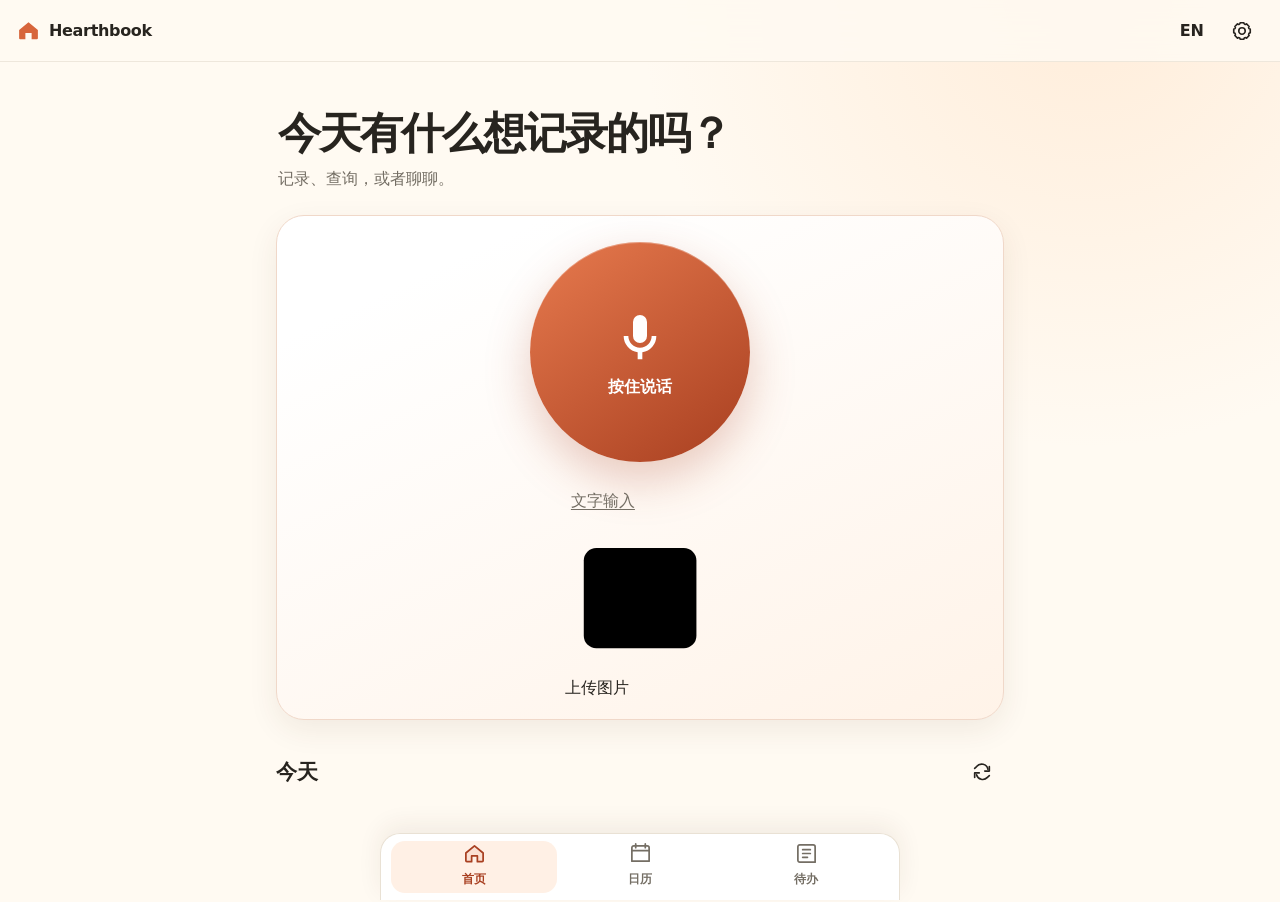
<file: frontend/index.html>
<!doctype html>
<html lang="zh-CN">
  <head>
    <meta charset="utf-8">
    <meta name="viewport" content="width=device-width, initial-scale=1, viewport-fit=cover">
    <meta name="description" content="A bilingual home for family plans and notes">
    <meta name="theme-color" content="#fffaf2">
    <meta name="apple-mobile-web-app-capable" content="yes">
    <meta name="apple-mobile-web-app-status-bar-style" content="default">
    <meta name="apple-mobile-web-app-title" content="Hearthbook">
    <title>Hearthbook</title>
    <link rel="apple-touch-icon" href="/static/assets/hearthbook-icon.png">
    <link rel="manifest" href="/static/manifest.webmanifest">
    <link rel="stylesheet" href="/static/styles.css?v=20260803-8">
  </head>
  <body>
    <header class="topbar">
      <a class="brand" href="#home" aria-label="Hearthbook">
        <svg viewBox="0 0 24 24" aria-hidden="true"><path d="M3 11.5 12 4l9 7.5v8a1 1 0 0 1-1 1h-5v-6H9v6H4a1 1 0 0 1-1-1z"/></svg>
        <span>Hearthbook</span>
      </a>
      <div class="top-actions">
        <button id="languageButton" class="icon-text" type="button" aria-label="Switch language">EN</button>
        <button id="settingsButton" class="icon-button" type="button" data-i18n-aria="settings" aria-label="设置">
          <svg viewBox="0 0 24 24" aria-hidden="true"><path d="M12 15.5a3.5 3.5 0 1 0 0-7 3.5 3.5 0 0 0 0 7Z"/><path d="M19.4 15a1.7 1.7 0 0 0 .34 1.88l.06.06-2.83 2.83-.06-.06a1.7 1.7 0 0 0-1.88-.34 1.7 1.7 0 0 0-1.03 1.56V21h-4v-.08A1.7 1.7 0 0 0 9 19.37a1.7 1.7 0 0 0-1.88.34l-.06.06-2.83-2.83.06-.06A1.7 1.7 0 0 0 4.63 15 1.7 1.7 0 0 0 3.08 14H3v-4h.08A1.7 1.7 0 0 0 4.63 9a1.7 1.7 0 0 0-.34-1.88l-.06-.06 2.83-2.83.06.06A1.7 1.7 0 0 0 9 4.63a1.7 1.7 0 0 0 1-1.55V3h4v.08A1.7 1.7 0 0 0 15 4.63a1.7 1.7 0 0 0 1.88-.34l.06-.06 2.83 2.83-.06.06A1.7 1.7 0 0 0 19.37 9a1.7 1.7 0 0 0 1.55 1H21v4h-.08A1.7 1.7 0 0 0 19.4 15Z"/></svg>
        </button>
      </div>
    </header>

    <main class="app-main">
      <section id="homeView" class="view active" data-view="home" aria-labelledby="homeTitle">
        <header class="welcome">
          <p id="todayDate" class="eyebrow"></p>
          <h1 id="homeTitle" data-i18n="homeTitle">今天有什么想记录的吗？</h1>
          <p data-i18n="homeSubtitle">记录、查询，或者聊聊。</p>
        </header>

        <section class="voice-card" aria-labelledby="voiceTitle">
          <h2 id="voiceTitle" class="sr-only" data-i18n="voiceTitle">家庭助手</h2>
          <button id="recordButton" class="voice-button" type="button" aria-pressed="false">
            <svg viewBox="0 0 24 24" aria-hidden="true"><path d="M12 15a3 3 0 0 0 3-3V6a3 3 0 0 0-6 0v6a3 3 0 0 0 3 3Zm5-3a5 5 0 0 1-10 0H5a7 7 0 0 0 6 6.92V22h2v-3.08A7 7 0 0 0 19 12Z"/></svg>
            <span data-i18n="tapToTalk">按住说话</span>
          </button>
          <div class="input-options">
            <button id="textToggle" class="text-toggle" type="button" aria-expanded="false" aria-controls="messageForm" data-i18n="preferTyping">文字输入</button>
            <label class="image-toggle" for="imageInput">
              <svg viewBox="0 0 24 24" aria-hidden="true"><rect x="3" y="4" width="18" height="16" rx="2"/><circle cx="8.5" cy="9" r="1.5"/><path d="m4 18 5-5 3.5 3.5 2.5-2.5L20 19"/></svg>
              <span data-i18n="uploadImage">上传图片</span>
            </label>
          </div>
          <form id="messageForm" class="message-form" hidden>
            <label for="messageInput" class="sr-only" data-i18n="messageLabel">输入记录、问题或消息</label>
            <textarea id="messageInput" rows="2" maxlength="1000" required data-i18n-placeholder="messagePlaceholder" placeholder="例如：周六三点看牙，提醒妈妈"></textarea>
            <button class="send-button" type="submit" data-i18n-aria="send" aria-label="发送">
              <svg viewBox="0 0 24 24" aria-hidden="true"><path d="m4 4 17 8-17 8 3-8-3-8Zm3 8h14"/></svg>
            </button>
          </form>
          <input id="imageInput" type="file" accept="image/png,.png,image/jpeg,.jpg,.jpeg" hidden>
          <form id="imageForm" class="image-form" hidden>
            <p id="imageFileName" class="image-file-name" aria-live="polite"></p>
            <label for="imageText" class="sr-only" data-i18n="imageNoteLabel">补充说明（可选）</label>
            <textarea id="imageText" rows="2" maxlength="2000" data-i18n-placeholder="imageNotePlaceholder" placeholder="例如：帮我记到日历"></textarea>
            <div class="image-actions">
              <button id="cancelImage" class="quiet-button" type="button" data-i18n="cancel">取消</button>
              <button class="primary-button" type="submit" data-i18n="sendImage">发送截图</button>
            </div>
          </form>
        </section>

        <section id="conversation" class="conversation card" aria-labelledby="conversationTitle" aria-live="polite" hidden>
          <div class="section-title-row">
            <h2 id="conversationTitle" data-i18n="conversation">对话</h2>
            <button id="clearConversation" class="quiet-button" type="button" data-i18n="clear">清空</button>
          </div>
          <div id="messageList" class="message-list"></div>
          <section id="confirmation" class="confirmation" hidden>
            <div id="confirmationSummary"></div>
            <fieldset id="remindChoices">
              <legend data-i18n="remindWho">提醒谁</legend>
            </fieldset>
            <div id="preparationChoices"></div>
            <div class="button-row">
              <button id="cancelConfirmation" class="secondary-button" type="button" data-i18n="cancel">取消</button>
              <button id="confirmButton" class="primary-button" type="button" data-i18n="confirm">确认</button>
            </div>
          </section>
        </section>

        <section class="today-section" aria-labelledby="todayTitle">
          <div class="section-title-row">
            <div>
              <h2 id="todayTitle" data-i18n="todayTitle">今天</h2>
            </div>
            <button id="refreshToday" class="icon-button" type="button" data-i18n-aria="refresh" aria-label="刷新">
              <svg viewBox="0 0 24 24" aria-hidden="true"><path d="M20 6v5h-5M4 18v-5h5"/><path d="M18.5 9A7 7 0 0 0 6.1 6.1L4 8m2 7a7 7 0 0 0 11.9 2.9L20 16"/></svg>
            </button>
          </div>
          <div id="todayItems" class="item-list" aria-live="polite"></div>
        </section>
      </section>

      <section id="calendarView" class="view" data-view="calendar" aria-labelledby="calendarTitle" hidden>
        <header class="page-heading calendar-heading">
          <div>
            <p class="eyebrow" data-i18n="plans">安排</p>
            <h1 id="calendarTitle" data-i18n="calendar">日历</h1>
          </div>
          <button id="calendarTodayButton" class="secondary-button calendar-today-button" type="button" data-i18n="today">今天</button>
        </header>
        <section class="calendar-surface" aria-labelledby="calendarMonthTitle">
          <div class="calendar-toolbar">
            <button id="previousMonth" class="icon-button" type="button" data-i18n-aria="previousMonth" aria-label="上个月">
              <svg viewBox="0 0 24 24" aria-hidden="true"><path d="m15 18-6-6 6-6"/></svg>
            </button>
            <h2 id="calendarMonthTitle" aria-live="polite"></h2>
            <button id="nextMonth" class="icon-button" type="button" data-i18n-aria="nextMonth" aria-label="下个月">
              <svg viewBox="0 0 24 24" aria-hidden="true"><path d="m9 18 6-6-6-6"/></svg>
            </button>
          </div>
          <div class="calendar-filter" role="group" data-i18n-aria="calendarFilter" aria-label="筛选安排">
            <button class="calendar-filter-button" type="button" data-calendar-filter="all" data-i18n="filterAll">全部</button>
            <button class="calendar-filter-button" type="button" data-calendar-filter="mine" data-i18n="filterMine">我的</button>
          </div>
          <p class="calendar-density-help" data-i18n="calendarDensityHelp">色深表示当天安排数量</p>
          <div id="calendarWeekdays" class="calendar-weekdays" aria-hidden="true"></div>
          <div id="calendarGrid" class="calendar-grid" data-i18n-aria="calendar" aria-label="日历"></div>
        </section>
        <section id="calendarAgenda" class="calendar-agenda" aria-labelledby="agendaTitle" hidden>
          <div class="section-title-row">
            <h2 id="agendaTitle"></h2>
            <span id="agendaCount" class="agenda-count" hidden></span>
          </div>
          <div id="calendarItems" class="item-list" aria-live="polite"></div>
        </section>
      </section>

      <section id="notesView" class="view" data-view="notes" aria-labelledby="notesTitle" hidden>
        <header class="page-heading">
          <h1 id="notesTitle" data-i18n="taskSpace">待办与笔记</h1>
        </header>
        <section class="task-section" aria-labelledby="tasksTitle">
          <div class="task-section-header">
            <h2 id="tasksTitle" data-i18n="tasks">待办</h2>
            <div class="task-filter" role="group" data-i18n-aria="taskFilter" aria-label="筛选待办">
              <button class="calendar-filter-button" type="button" data-task-filter="all" data-i18n="filterAll">全部</button>
              <button class="calendar-filter-button" type="button" data-task-filter="mine" data-i18n="filterMine">我的</button>
            </div>
          </div>
          <section id="overdueSection" class="task-group" aria-labelledby="overdueTitle" hidden>
            <h3 id="overdueTitle" data-i18n="overdue">已过期</h3>
            <div id="overdueItems" class="item-list"></div>
          </section>
          <section id="upcomingSection" class="task-group" aria-labelledby="upcomingTitle" hidden>
            <h3 id="upcomingTitle" data-i18n="dueSoon">未来 7 天</h3>
            <div id="upcomingItems" class="item-list"></div>
          </section>
          <section id="unscheduledSection" class="task-group" aria-labelledby="unscheduledTitle" hidden>
            <h3 id="unscheduledTitle" data-i18n="unscheduled">未定时间</h3>
            <div id="unscheduledItems" class="item-list"></div>
          </section>
          <details id="moreTasks" class="more-tasks" hidden>
            <summary><span data-i18n="moreTasks">展开更多</span><span id="moreTasksCount" class="agenda-count"></span></summary>
            <div id="laterItems" class="item-list"></div>
          </details>
          <p id="emptyTasks" class="empty" data-i18n="emptyTasks" hidden>没有待办。</p>
        </section>
        <section class="notes-section" aria-labelledby="notesSectionTitle">
          <h2 id="notesSectionTitle" data-i18n="notes">笔记</h2>
          <p class="page-intro" data-i18n="notesHelp">家里常用的信息，放在这里。</p>
          <div id="notesItems" class="notes-grid" aria-live="polite"></div>
        </section>
      </section>
    </main>

    <nav class="bottom-tabs" aria-label="主要导航">
      <button class="bottom-tab active" type="button" data-tab="home" aria-current="page">
        <svg viewBox="0 0 24 24" aria-hidden="true"><path d="M3 11.5 12 4l9 7.5v8a1 1 0 0 1-1 1h-5v-6H9v6H4a1 1 0 0 1-1-1z"/></svg>
        <span data-i18n="home">首页</span>
      </button>
      <button class="bottom-tab" type="button" data-tab="calendar">
        <svg viewBox="0 0 24 24" aria-hidden="true"><path d="M5 4h14a2 2 0 0 1 2 2v14H3V6a2 2 0 0 1 2-2Zm2-2v4m10-4v4M3 9h18"/></svg>
        <span data-i18n="calendar">日历</span>
      </button>
      <button class="bottom-tab" type="button" data-tab="notes">
        <svg viewBox="0 0 24 24" aria-hidden="true"><path d="M5 3h14a2 2 0 0 1 2 2v16H5a2 2 0 0 1-2-2V5a2 2 0 0 1 2-2Zm3 5h8m-8 4h8m-8 4h5"/></svg>
        <span data-i18n="tasks">待办</span>
      </button>
    </nav>

    <dialog id="itemDialog" class="sheet">
      <form method="dialog" class="dialog-header">
        <div><span id="itemKind" class="badge"></span><h2 id="itemTitle"></h2></div>
        <div class="item-dialog-actions">
          <button id="editItemButton" class="quiet-button" type="button" data-i18n="edit">编辑</button>
          <button class="icon-button" type="submit" data-i18n-aria="close" aria-label="关闭">
            <svg viewBox="0 0 24 24" aria-hidden="true"><path d="m6 6 12 12M18 6 6 18"/></svg>
          </button>
        </div>
      </form>
      <section id="itemOverview" class="item-overview">
        <div id="itemMeta" class="item-meta"></div>
        <p id="itemDetails" class="item-details" hidden></p>
        <div id="itemReminders" class="remind-line"></div>
        <section id="preparationSection" class="item-preparation" aria-labelledby="preparationTitle" hidden>
          <h3 id="preparationTitle" data-i18n="preparation">准备事项</h3>
          <p id="itemPreparation"></p>
        </section>
        <div id="itemViewActions" class="button-row">
          <button id="toggleDone" class="primary-button" type="button" data-i18n="markDone">标记完成</button>
        </div>
      </section>
      <form id="itemForm" class="item-form" hidden>
        <section class="editor-section">
          <h3 data-i18n="basicInfo">基本信息</h3>
          <label><span data-i18n="title">标题</span><input id="editTitle" maxlength="120" required></label>
          <label><span data-i18n="details">详情</span><textarea id="editDetails" rows="4" maxlength="2000"></textarea></label>
          <label id="editPreparationField"><span data-i18n="preparation">准备事项</span><textarea id="editPreparation" rows="2" maxlength="500"></textarea></label>
          <label id="editScopeField" hidden>
            <span data-i18n="editScope">修改范围</span>
            <select id="editScope">
              <option value="occurrence" data-i18n="thisOccurrence">只修改这一次</option>
              <option value="series" data-i18n="entireSeries">修改整个系列</option>
            </select>
          </label>
          <p id="occurrenceEditHint" class="scope-hint" data-i18n="occurrenceEditHint" hidden>这次修改只影响当前日期。</p>
        </section>
        <section id="editScheduleSection" class="editor-section">
          <h3 data-i18n="schedule">时间安排</h3>
          <div id="editEventFields" class="editor-fields" hidden>
            <label class="checkbox-row"><input id="editAllDay" type="checkbox"><span data-i18n="allDay">全天</span></label>
            <label id="editStartDateField"><span data-i18n="date">日期</span><input id="editStartDate" type="date"></label>
            <label id="editEndDateField"><span data-i18n="ends">结束</span><input id="editEndDate" type="date"></label>
            <label id="editStartAtField"><span data-i18n="starts">开始</span><input id="editStartAt" type="datetime-local"></label>
            <label id="editEndAtField"><span data-i18n="ends">结束</span><input id="editEndAt" type="datetime-local"></label>
            <label id="editRecurrenceField">
              <span data-i18n="recurrence">重复</span>
              <select id="editRecurrence">
                <option value="" data-i18n="noRecurrence">不重复</option>
                <option value="daily" data-i18n="daily">每天</option>
                <option value="weekly" data-i18n="weekly">每周</option>
                <option value="monthly" data-i18n="monthly">每月</option>
                <option value="monthly_last_day" data-i18n="monthlyLastDay">每月最后一天</option>
              </select>
            </label>
            <fieldset id="editWeekdaysField" class="weekday-picker" hidden>
              <legend data-i18n="repeatOn">重复日期</legend>
              <label><input type="checkbox" value="MO"><span data-i18n="weekdayMO">周一</span></label>
              <label><input type="checkbox" value="TU"><span data-i18n="weekdayTU">周二</span></label>
              <label><input type="checkbox" value="WE"><span data-i18n="weekdayWE">周三</span></label>
              <label><input type="checkbox" value="TH"><span data-i18n="weekdayTH">周四</span></label>
              <label><input type="checkbox" value="FR"><span data-i18n="weekdayFR">周五</span></label>
              <label><input type="checkbox" value="SA"><span data-i18n="weekdaySA">周六</span></label>
              <label><input type="checkbox" value="SU"><span data-i18n="weekdaySU">周日</span></label>
            </fieldset>
            <label id="editRecurrenceUntilField"><span data-i18n="recurrenceEnds">重复结束</span><input id="editRecurrenceUntil" type="date"></label>
          </div>
          <div id="editTaskFields" class="editor-fields" hidden>
            <label class="checkbox-row"><input id="editDueTimed" type="checkbox"><span data-i18n="specificTime">指定时间</span></label>
            <label id="editDueDateField"><span data-i18n="dueDate">截止日期</span><input id="editDueDate" type="date"></label>
            <label id="editDueAtField"><span data-i18n="due">截止</span><input id="editDueAt" type="datetime-local"></label>
          </div>
        </section>
        <details id="editReminderSettings" class="reminder-picker">
          <summary><span data-i18n="reminder">提醒</span><span id="editReminderSummary"></span></summary>
          <div class="reminder-settings-body">
            <label id="editReminderAtField"><span data-i18n="reminder">提醒</span><input id="editReminderAt" type="datetime-local"></label>
            <details id="editRemindMemberField" class="reminder-picker">
              <summary><span data-i18n="remindWho">提醒谁</span><span id="editRemindMemberSummary"></span></summary>
              <div id="editRemindMembers"></div>
            </details>
          </div>
        </details>
        <p id="itemFormError" class="form-error" role="alert" hidden></p>
        <button id="restoreOccurrence" class="secondary-button full-width" type="button" data-i18n="restoreOccurrence" hidden>恢复系列默认设置</button>
        <div class="item-form-actions">
          <button id="deleteItem" class="danger-button" type="button" data-i18n="delete">删除</button>
          <button class="primary-button" type="submit" data-i18n="save">保存</button>
        </div>
      </form>
      <details id="followupsSection" class="followups">
        <summary><span data-i18n="followups">进展记录</span><span id="followupsCount" class="agenda-count"></span></summary>
        <div id="followupList"></div>
        <form id="followupForm" class="inline-form">
          <label for="followupInput" class="sr-only" data-i18n="addFollowup">添加进展</label>
          <input id="followupInput" maxlength="1000" required data-i18n-placeholder="followupPlaceholder" placeholder="记录最新进展…">
          <button class="primary-button" type="submit" data-i18n="add">添加</button>
        </form>
      </details>
    </dialog>

    <dialog id="settingsDialog" class="sheet small-sheet">
      <div class="dialog-header"><h2 data-i18n="settings">设置</h2><button id="settingsCloseButton" class="icon-button" type="button" data-i18n-aria="close" aria-label="关闭"><svg viewBox="0 0 24 24" aria-hidden="true"><path d="m6 6 12 12M18 6 6 18"/></svg></button></div>
      <section class="settings-current" aria-labelledby="currentHouseholdTitle">
        <h3 id="currentHouseholdTitle" data-i18n="currentHousehold">当前家庭</h3>
        <p id="currentHouseholdName" class="current-household-name" hidden></p>
        <label id="householdSwitcher" hidden><span data-i18n="switchHousehold">切换家庭</span><select id="householdSelect"></select></label>
      </section>
      <details class="settings-details" name="settings">
        <summary><span id="profileTitle" data-i18n="myProfile">我的资料</span><span id="profileSummary" class="settings-summary"></span></summary>
        <div class="settings-details-body">
        <form id="memberProfileForm" class="stack-form" hidden>
          <label><span data-i18n="yourName">你的名字</span><input id="memberName" maxlength="40" autocomplete="name" required></label>
          <label><span data-i18n="myRole">我的身份</span><input id="memberRole" maxlength="40" autocomplete="organization-title"></label>
          <button class="secondary-button" type="submit" data-i18n="saveProfile">保存资料</button>
        </form>
        </div>
      </details>
      <details class="settings-details" name="settings">
        <summary><span id="notificationTitle" data-i18n="notifications">通知</span><span id="notificationSummary" class="settings-summary"></span></summary>
        <div class="settings-details-body">
        <p data-i18n="notificationHelp">在提醒时间推送日程和待办，并在每天上午 9 点（本地时间）发送今日摘要。</p>
        <button id="notificationButton" class="secondary-button full-width" type="button" data-i18n="allowNotifications">允许通知</button>
        <p id="notificationStatus" class="settings-status" aria-live="polite"></p>
        </div>
      </details>
      <details class="settings-details" name="settings">
        <summary><span id="membersTitle" data-i18n="familyMembers">家庭成员</span><span id="membersSummary" class="settings-summary"></span></summary>
        <div class="settings-details-body">
        <div id="householdSummary"></div>
        </div>
      </details>
      <details class="settings-details" name="settings">
        <summary><span data-i18n="otherHouseholds">其他家庭</span></summary>
        <div class="settings-details-body">
          <form id="createAdditionalHouseholdForm" class="stack-form">
            <h3 data-i18n="createAnotherHousehold">创建新家庭</h3>
            <label><span data-i18n="householdName">家庭名称</span><input id="additionalHouseholdName" maxlength="80" required></label>
            <label><span data-i18n="yourName">你的名字</span><input id="additionalCreatorName" maxlength="40" autocomplete="name" required></label>
            <label><span data-i18n="memberRole">你的身份（可选）</span><input id="additionalCreatorRole" maxlength="40" autocomplete="organization-title"></label>
            <button class="secondary-button" type="submit" data-i18n="createHousehold">创建家庭</button>
          </form>
          <form id="joinAdditionalHouseholdForm" class="stack-form">
            <h3 data-i18n="joinAnotherHousehold">加入已有家庭</h3>
            <label><span data-i18n="inviteCode">家庭邀请码</span><input id="additionalInviteCode" maxlength="40" required autocomplete="one-time-code"></label>
            <label><span data-i18n="yourName">你的名字</span><input id="additionalJoinerName" maxlength="40" required autocomplete="name"></label>
            <label><span data-i18n="memberRole">你的身份（可选）</span><input id="additionalJoinerRole" maxlength="40" autocomplete="organization-title"></label>
            <button class="secondary-button" type="submit" data-i18n="joinHousehold">加入家庭</button>
          </form>
        </div>
      </details>
      <details class="settings-details account-settings" name="settings">
        <summary><span id="accountTitle" data-i18n="account">账户</span></summary>
        <div class="settings-details-body">
        <button id="leaveHouseholdButton" class="logout-button" type="button" data-i18n="leaveHousehold">退出这个家庭</button>
        <button id="logoutButton" class="logout-button" type="button" data-i18n="logout">退出登录</button>
        </div>
      </details>
        <button id="deleteHouseholdButton" class="logout-button" type="button" data-i18n="deleteHousehold" hidden>Delete household</button>
    </dialog>

    <dialog id="ownerExitDialog" class="sheet small-sheet">
      <form class="stack-form">
        <h2 data-i18n="chooseNewOwner">Choose a new household owner</h2>
        <p data-i18n="chooseNewOwnerHelp">Choose an existing member to become the new owner before you leave.</p>
        <label><span data-i18n="newOwner">New owner</span><select id="newOwnerSelect"></select></label>
        <div class="item-form-actions">
          <button id="ownerExitCancel" class="quiet-button" type="button" data-i18n="cancel">Cancel</button>
          <button id="ownerExitConfirm" class="danger-button" type="button" data-i18n="transferAndLeave">Transfer and leave</button>
        </div>
      </form>
    </dialog>

    <dialog id="authDialog" class="sheet small-sheet">
      <form id="authForm" class="stack-form">
        <h2 data-i18n="authTitle">登录 Hearthbook</h2>
        <label><span data-i18n="email">邮箱</span><input id="authEmail" type="email" maxlength="320" autocomplete="email" required></label>
        <label><span data-i18n="password">密码</span><input id="authPassword" type="password" minlength="8" maxlength="200" autocomplete="current-password" required></label>
        <p id="authError" class="form-error" role="alert" hidden></p>
        <button class="primary-button" type="submit" data-i18n="login">登录</button>
        <button id="signupButton" class="secondary-button" type="button" data-i18n="signup">创建账号</button>
      </form>
    </dialog>

    <dialog id="onboardingDialog" class="sheet small-sheet">
      <div class="dialog-header"><h2 data-i18n="householdSetup">设置家庭</h2></div>
      <form id="createHouseholdForm" class="stack-form">
        <label><span data-i18n="memberRole">Your role (optional)</span><input id="creatorRole" maxlength="40" autocomplete="organization-title"></label>
        <label><span data-i18n="householdName">家庭名称</span><input id="newHouseholdName" maxlength="80" required></label>
        <label><span data-i18n="yourName">你的名字</span><input id="creatorName" maxlength="40" required autocomplete="name"></label>
        <button class="primary-button" type="submit" data-i18n="createHousehold">创建家庭</button>
      </form>
      <p class="divider" data-i18n="orJoin">或者加入已有家庭</p>
      <form id="joinHouseholdForm" class="stack-form">
        <label><span data-i18n="inviteCode">家庭邀请码</span><input id="inviteCode" maxlength="40" required autocomplete="one-time-code"></label>
        <label><span data-i18n="yourName">你的名字</span><input id="joinerName" maxlength="40" required autocomplete="name"></label>
        <label><span data-i18n="memberRole">你的身份（可选）</span><input id="joinerRole" maxlength="40" autocomplete="organization-title"></label>
        <button class="secondary-button" type="submit" data-i18n="joinHousehold">加入家庭</button>
      </form>
      <p id="onboardingError" class="form-error" role="alert" hidden></p>
    </dialog>

    <div id="toast" class="toast" role="status" aria-live="polite" hidden></div>
    <script src="/static/app.js?v=20260803-8" defer></script>
  </body>
</html>
</file>
<file: static/styles.css>
:root {
  color-scheme: light;
  --paper: #fffaf2;
  --card: #ffffff;
  --ink: #27241f;
  --muted: #746e64;
  --line: #e9e1d4;
  --brand: #d7653b;
  --brand-dark: #a83f20;
  --green: #557b68;
  --blue: #557896;
  --shadow: 0 10px 30px rgb(73 49 27 / 8%);
  font-family: Inter, ui-sans-serif, system-ui, -apple-system, BlinkMacSystemFont, "Segoe UI", sans-serif;
}

* { box-sizing: border-box; }

html { background: var(--paper); }

body {
  margin: 0;
  color: var(--ink);
  background:
    radial-gradient(circle at 85% 0, rgb(255 214 176 / 36%), transparent 28rem),
    var(--paper);
  min-height: 100dvh;
  overflow-x: hidden;
  font-size: 16px;
}

button, input, textarea, select { font: inherit; }
button { color: inherit; cursor: pointer; touch-action: manipulation; }
button, input, select { min-height: 44px; }
button:focus-visible, input:focus-visible, textarea:focus-visible, select:focus-visible {
  outline: 3px solid rgb(215 101 59 / 30%);
  outline-offset: 2px;
}

[hidden] { display: none !important; }

.sr-only {
  position: absolute;
  width: 1px;
  height: 1px;
  padding: 0;
  margin: -1px;
  overflow: hidden;
  clip: rect(0, 0, 0, 0);
  white-space: nowrap;
  border: 0;
}

.topbar {
  position: sticky;
  z-index: 20;
  top: 0;
  display: flex;
  align-items: center;
  justify-content: space-between;
  min-height: 62px;
  padding: max(8px, env(safe-area-inset-top)) 16px 8px;
  border-bottom: 1px solid rgb(233 225 212 / 75%);
  background: rgb(255 250 242 / 88%);
  backdrop-filter: blur(16px);
}

.brand {
  display: inline-flex;
  align-items: center;
  gap: 8px;
  color: var(--ink);
  font-weight: 800;
  text-decoration: none;
  letter-spacing: -.02em;
}

.brand svg { width: 25px; fill: var(--brand); }
.top-actions { display: flex; align-items: center; gap: 4px; }
.actor select { max-width: 105px; border: 0; background: transparent; font-weight: 650; }

.icon-button, .icon-text, .quiet-button, .text-toggle {
  border: 0;
  background: transparent;
  cursor: pointer;
}

.icon-button {
  display: inline-grid;
  width: 44px;
  place-items: center;
  border-radius: 50%;
  font-size: 1.5rem;
}

.icon-button svg, .send-button svg { width: 22px; fill: none; stroke: currentColor; stroke-width: 1.8; stroke-linecap: round; stroke-linejoin: round; }
.icon-text { padding: 0 12px; border-radius: 999px; font-weight: 750; }

.app-main {
  width: min(100%, 760px);
  margin: auto;
  padding: 22px 16px calc(96px + env(safe-area-inset-bottom));
}

.view { animation: enter .2s ease-out; }
@keyframes enter { from { opacity: .3; transform: translateY(4px); } }

.welcome { margin: 10px 2px 24px; }
.eyebrow { margin: 0 0 5px; color: var(--brand-dark); font-size: .78rem; font-weight: 800; letter-spacing: .09em; text-transform: uppercase; }
h1, h2, h3, p { overflow-wrap: anywhere; }
h1 { margin: 0; font-size: clamp(1.9rem, 8vw, 2.7rem); line-height: 1.08; letter-spacing: -.045em; }
h2 { margin: 0; font-size: 1.3rem; letter-spacing: -.02em; }
.welcome > p:last-child, .page-intro { margin: 10px 0 0; color: var(--muted); line-height: 1.55; }

.voice-card {
  display: grid;
  justify-items: center;
  padding: 26px 18px 20px;
  border: 1px solid #f0d8c9;
  border-radius: 28px;
  background: linear-gradient(155deg, #fff 15%, #fff3e8 100%);
  box-shadow: var(--shadow);
}

.voice-button {
  display: grid;
  width: min(58vw, 220px);
  aspect-ratio: 1;
  place-items: center;
  align-content: center;
  gap: 12px;
  padding: 20px;
  border: 0;
  border-radius: 50%;
  color: white;
  background: linear-gradient(145deg, #e77a4e, var(--brand-dark));
  box-shadow: 0 18px 45px rgb(168 63 32 / 26%), inset 0 1px rgb(255 255 255 / 30%);
  cursor: pointer;
  transition: transform .15s ease, box-shadow .15s ease;
}

.voice-button:active { transform: scale(.97); }
.voice-button svg { width: 56px; fill: currentColor; }
.voice-button span { max-width: 150px; font-weight: 750; line-height: 1.35; }
.voice-button.recording { animation: pulse 1.5s infinite; background: #9f3928; }
@keyframes pulse { 50% { box-shadow: 0 0 0 16px rgb(215 101 59 / 12%), 0 18px 45px rgb(168 63 32 / 30%); } }

.text-toggle { margin-top: 17px; color: var(--muted); text-decoration: underline; text-underline-offset: 3px; }
.message-form, .inline-form { display: flex; width: 100%; gap: 8px; margin-top: 12px; }
textarea, input, select {
  border: 1px solid var(--line);
  border-radius: 13px;
  color: var(--ink);
  background: white;
}
textarea, input { width: 100%; padding: 12px 14px; }
textarea { resize: vertical; line-height: 1.45; }
.message-form textarea { min-height: 52px; }
.send-button {
  flex: 0 0 48px;
  align-self: stretch;
  border: 0;
  border-radius: 14px;
  color: white;
  background: var(--brand);
  cursor: pointer;
}

.card {
  margin-top: 20px;
  padding: 18px;
  border: 1px solid var(--line);
  border-radius: 20px;
  background: var(--card);
  box-shadow: var(--shadow);
}

.section-title-row, .page-heading, .dialog-header, .item-card-top, .button-row {
  display: flex;
  align-items: center;
  justify-content: space-between;
  gap: 12px;
}

.quiet-button { min-height: 44px; color: var(--muted); }
.message-list { display: grid; gap: 9px; max-height: 48vh; margin-top: 14px; overflow: auto; }
.message { width: fit-content; max-width: 88%; margin: 0; padding: 10px 13px; border-radius: 16px; line-height: 1.45; white-space: pre-wrap; }
.message.user { justify-self: end; color: white; border-bottom-right-radius: 5px; background: var(--brand); }
.message.assistant { border-bottom-left-radius: 5px; background: #f3f0ea; }
.message[pending] { opacity: .65; }

.confirmation { margin-top: 15px; padding-top: 15px; border-top: 1px solid var(--line); }
.draft-summary { margin: 6px 0; font-weight: 700; }
.confirmation fieldset { margin: 14px 0; padding: 10px 0; border: 0; }
.confirmation legend { margin-bottom: 8px; font-weight: 750; }
.confirmation label { display: flex; align-items: center; gap: 9px; min-height: 44px; }
.confirmation input[type="checkbox"] { width: 20px; height: 20px; }

.today-section { margin-top: 30px; }
.today-section > .section-title-row { margin-bottom: 12px; }
.item-list, .date-groups, .notes-grid { display: grid; gap: 10px; }

.item-card {
  display: grid;
  width: 100%;
  min-height: 0;
  gap: 7px;
  padding: 15px;
  border: 1px solid var(--line);
  border-left: 5px solid var(--blue);
  border-radius: 16px;
  color: var(--ink);
  background: var(--card);
  box-shadow: 0 4px 14px rgb(73 49 27 / 5%);
  text-align: left;
  cursor: pointer;
}

.item-card.task { border-left-color: var(--green); }
.item-card.note { border-left-color: #9e7a4e; }
.item-card.is-done { opacity: .6; }
.item-card.is-done strong { text-decoration: line-through; }
.item-card strong { font-size: 1.02rem; }
.item-card-top { width: 100%; }
.badge { width: fit-content; padding: 3px 8px; border-radius: 999px; color: var(--blue); background: #eaf1f6; font-size: .72rem; font-weight: 800; }
.badge.task { color: var(--green); background: #e9f1ec; }
.badge.note { color: #80623f; background: #f5eddf; }
.item-time, .item-details, .remind-line { color: var(--muted); font-size: .86rem; line-height: 1.4; }
.item-details { display: -webkit-box; overflow: hidden; -webkit-line-clamp: 2; -webkit-box-orient: vertical; }
.empty { margin: 0; padding: 22px 14px; border: 1px dashed var(--line); border-radius: 14px; color: var(--muted); text-align: center; }

.page-heading { margin: 12px 0 24px; }
.page-heading input[type="month"] { width: auto; max-width: 155px; padding: 9px; }
.date-group { display: grid; grid-template-columns: 92px 1fr; gap: 10px; align-items: start; }
.date-group h2 { position: sticky; top: 76px; padding-top: 12px; color: var(--muted); font-size: .9rem; line-height: 1.35; }
.unscheduled { margin-top: 34px; padding: 16px; border-radius: 18px; background: #f4f0e9; }
.unscheduled h2 { margin-bottom: 12px; font-size: 1.05rem; }
.notes-grid { grid-template-columns: 1fr; margin-top: 20px; }

.bottom-tabs {
  position: fixed;
  z-index: 30;
  right: 0;
  bottom: 0;
  left: 0;
  display: grid;
  grid-template-columns: repeat(3, 1fr);
  padding: 7px max(10px, env(safe-area-inset-right)) max(7px, env(safe-area-inset-bottom)) max(10px, env(safe-area-inset-left));
  border-top: 1px solid var(--line);
  background: rgb(255 255 255 / 94%);
  box-shadow: 0 -8px 24px rgb(73 49 27 / 7%);
  backdrop-filter: blur(16px);
}

.bottom-tab {
  display: grid;
  justify-items: center;
  gap: 2px;
  border: 0;
  border-radius: 14px;
  color: var(--muted);
  background: transparent;
  font-size: .72rem;
  font-weight: 700;
  cursor: pointer;
  min-height: 52px;
}

.bottom-tab svg { width: 23px; height: 23px; fill: none; stroke: currentColor; stroke-width: 1.8; stroke-linecap: round; stroke-linejoin: round; }
.bottom-tab.active { color: var(--brand-dark); background: #fff0e5; }
.bottom-tab.active svg { fill: rgb(215 101 59 / 10%); }

dialog {
  width: min(calc(100% - 24px), 620px);
  max-height: min(88dvh, 760px);
  margin: auto auto 0;
  padding: 20px 20px max(20px, env(safe-area-inset-bottom));
  overflow: auto;
  border: 0;
  border-radius: 24px 24px 0 0;
  color: var(--ink);
  background: white;
  box-shadow: 0 -20px 60px rgb(39 36 31 / 18%);
}

dialog::backdrop { background: rgb(39 36 31 / 38%); backdrop-filter: blur(2px); }
.dialog-header { margin-bottom: 18px; }
.dialog-header > div { display: grid; gap: 7px; }
.dialog-header h2 { margin: 0; }
.item-form, .stack-form { display: grid; gap: 14px; }
.item-form label, .stack-form label { display: grid; gap: 6px; font-weight: 700; }
.item-meta { padding: 10px 0; color: var(--muted); }
.item-meta p { margin: 4px 0; }
.button-row { margin-top: 8px; }

.primary-button, .secondary-button, .danger-button {
  min-height: 46px;
  padding: 10px 16px;
  border-radius: 13px;
  font-weight: 750;
  cursor: pointer;
}
.primary-button { border: 1px solid var(--brand); color: white; background: var(--brand); }
.secondary-button { border: 1px solid var(--line); background: white; }
.danger-button { margin-right: auto; border: 1px solid #efd0cb; color: #a43c2f; background: #fff5f3; }
.full-width { width: 100%; }

.followups { margin-top: 24px; padding-top: 18px; border-top: 1px solid var(--line); }
.followups h3 { margin: 0 0 12px; }
.followups article { padding: 10px 0; border-bottom: 1px solid var(--line); }
.followups article p { margin: 0 0 4px; }
.followups small { color: var(--muted); }
.inline-form input { min-width: 0; }
.inline-form button { flex: 0 0 auto; }
#householdSummary { margin-bottom: 18px; }
#householdSummary ul { padding-left: 20px; color: var(--muted); }
.divider { margin: 22px 0; color: var(--muted); text-align: center; }
.form-error { margin: 0; color: #a43c2f; }

.toast {
  position: fixed;
  z-index: 100;
  right: 16px;
  bottom: calc(86px + env(safe-area-inset-bottom));
  left: 16px;
  width: fit-content;
  max-width: calc(100% - 32px);
  margin: auto;
  padding: 11px 16px;
  border-radius: 999px;
  color: white;
  background: #34312c;
  box-shadow: var(--shadow);
}
.toast.error { background: #9f3928; }

@media (min-width: 700px) {
  .app-main { padding-top: 38px; }
  .notes-grid { grid-template-columns: repeat(2, 1fr); }
  .bottom-tabs { right: auto; left: 50%; width: 520px; transform: translateX(-50%); border: 1px solid var(--line); border-bottom: 0; border-radius: 20px 20px 0 0; }
  dialog { margin-bottom: auto; border-radius: 24px; }
}

@media (prefers-reduced-motion: reduce) {
  *, *::before, *::after { scroll-behavior: auto !important; animation: none !important; transition: none !important; }
}
</file>
